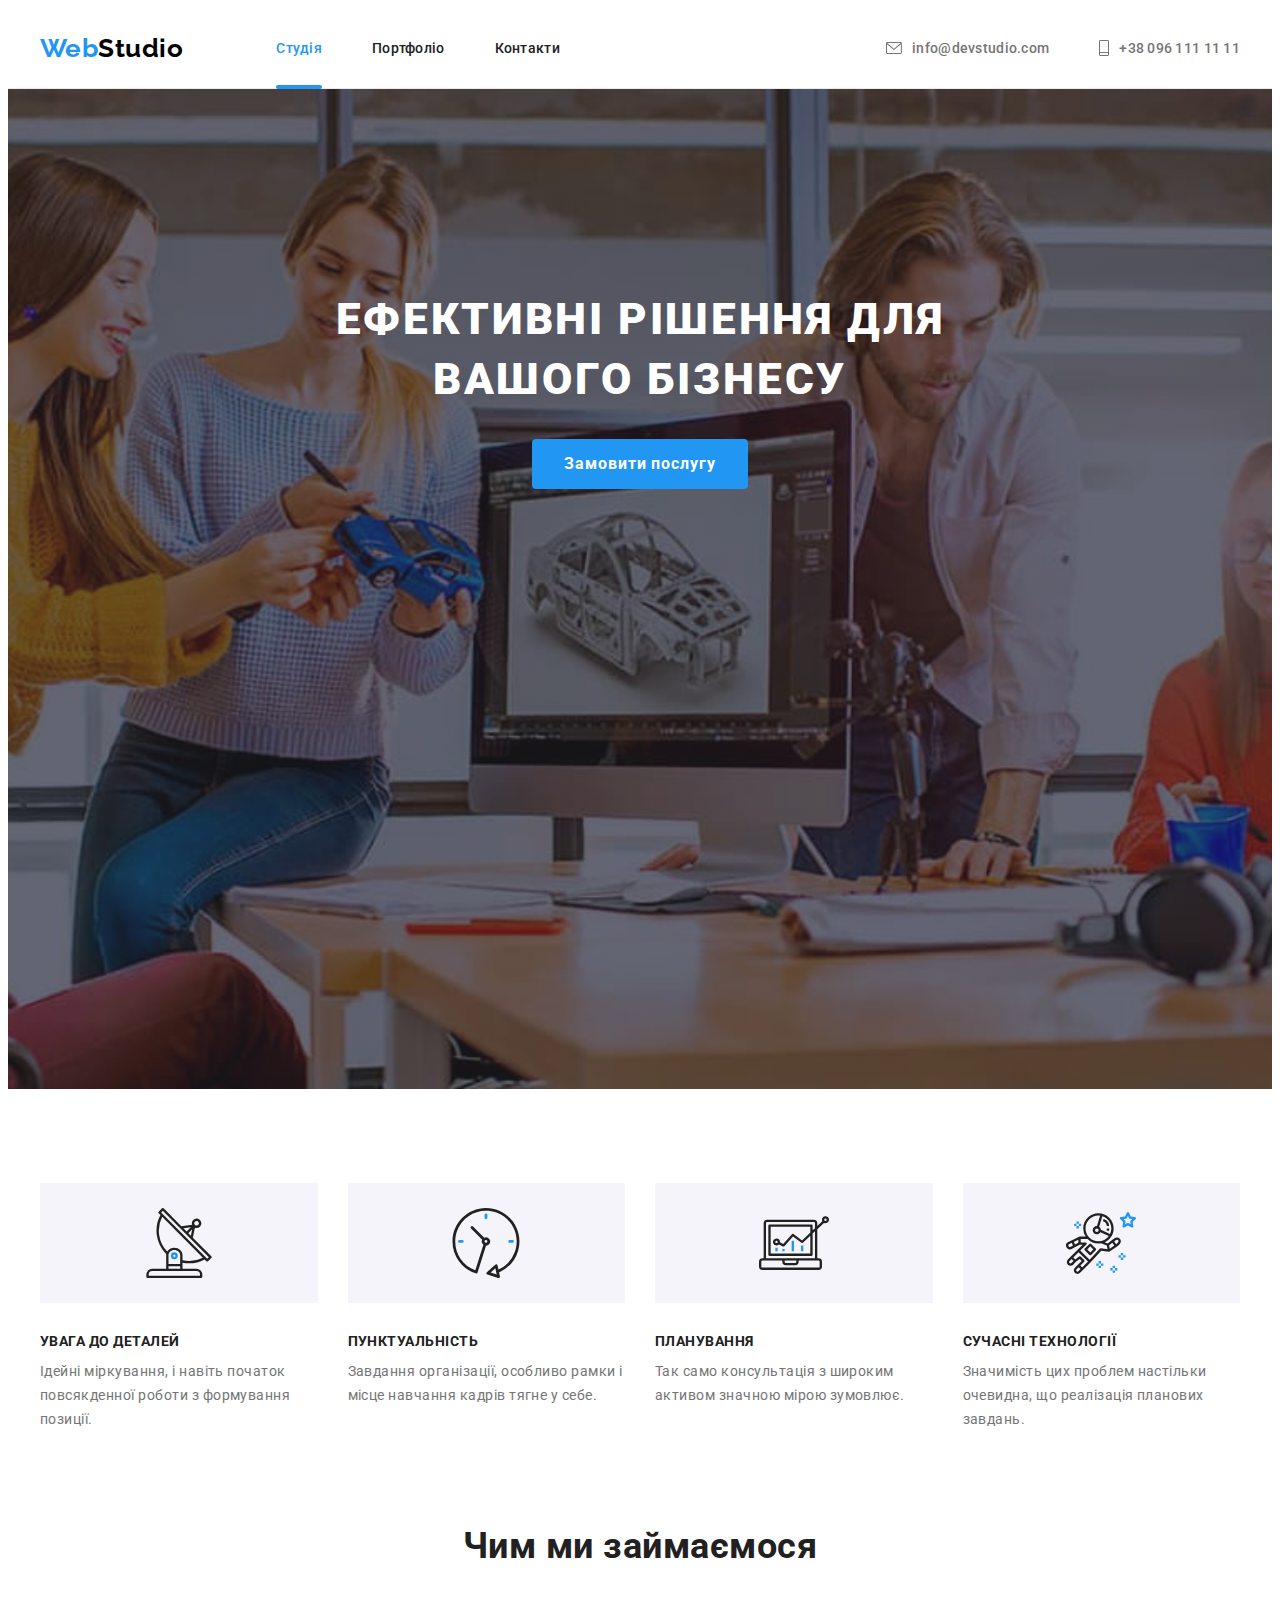
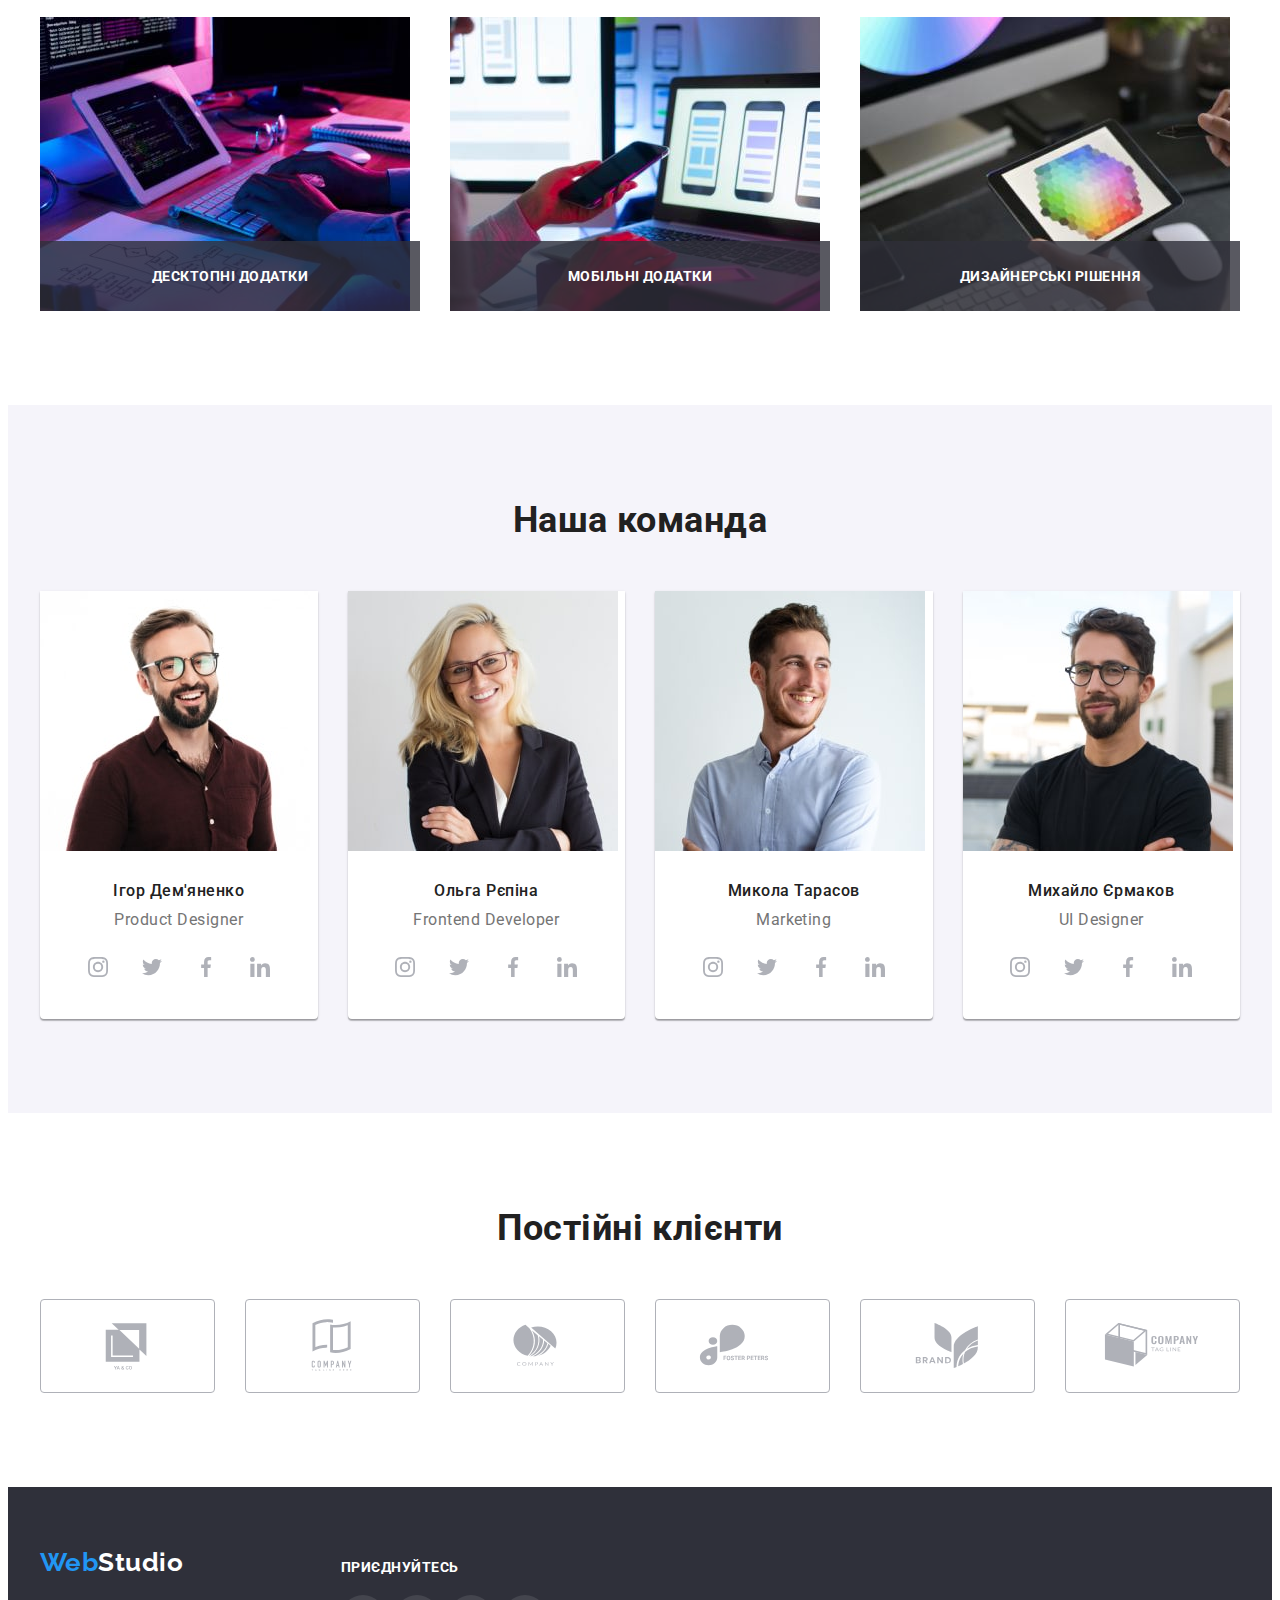
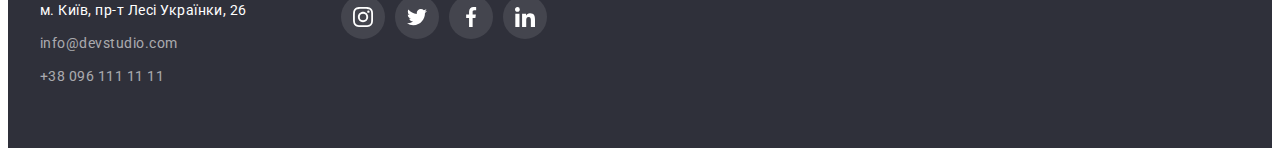
<file: index.html>
<!DOCTYPE html>
<html lang="uk">
  <head>
    <meta charset="UTF-8" />
    <meta http-equiv="X-UA-Compatible" content="IE=edge" />
    <meta name="viewport" content="width=device-width, initial-scale=1.0" />
    <meta name="description" content="The site of the company Web Studio" />
    <title>Web Studio</title>
    <!-- Fonts -->
    <link rel="preconnect" href="https://fonts.googleapis.com" />
    <link rel="preconnect" href="https://fonts.gstatic.com" crossorigin />
    <link
      href="https://fonts.googleapis.com/css2?family=Raleway:wght@700&family=Roboto:wght@400;500;700;900&display=swap"
      rel="stylesheet"
    />
    <!-- Normalize -->
    <link
      rel="stylesheet"
      href="https://cdnjs.cloudflare.com/ajax/libs/modern-normalize/1.1.0/modern-normalize.min.css"
      integrity="sha512-wpPYUAdjBVSE4KJnH1VR1HeZfpl1ub8YT/NKx4PuQ5NmX2tKuGu6U/JRp5y+Y8XG2tV+wKQpNHVUX03MfMFn9Q=="
      crossorigin="anonymous"
      referrerpolicy="no-referrer"
    />
    <!-- Styles -->
    <link rel="stylesheet" href="./css/styles.css" />
  </head>
  <body>
    <!-- Header -->
    <header class="header">
      <div class="container header-container">
        <nav class="nav">
          <a class="plink logo nav-logo" href="./index.html" lang="en">
            <span class="accentlogo">Web</span>Studio</a
          >
          <ul class="plist nav-list">
            <li><a class="plink nav-link current" href="./index.html">Студія</a></li>
            <li><a class="plink nav-link" href="./portfolio.html">Портфоліо</a></li>
            <li><a class="plink nav-link" href="">Контакти</a></li>
          </ul>
        </nav>
        <ul class="plist header-contacts-list">
          <li lang="en"
            ><a class="plink header-contacts-link" href="mailto:info@devstudio.com">
              <svg class="header-contacts-icon" width="16" height="12">
                <use href="./images/icons.svg#envelope"></use>
              </svg>
              info@devstudio.com</a
            ></li
          >
          <li
            ><a class="plink header-contacts-link" href="tel:+380961111111">
              <svg class="header-contacts-icon" width="10" height="16">
                <use href="./images/icons.svg#phone"></use>
              </svg>
              +38 096 111 11 11</a
            ></li
          >
        </ul>
      </div>
    </header>

    <!-- Main content -->
    <main>
      <!-- Hero section -->
      <section class="hero">
        <div class="overlay">
          <h1 class="hero-title">Ефективні рішення для вашого бізнесу</h1>
          <button class="hero-btn" type="button" data-modal-open>Замовити послугу</button>
        </div>
      </section>
      <!-- Переваги -->
      <section class="section advs">
        <div class="container">
          <h2 class="advs-title visually-hidden">Наші переваги</h2>
          <ul class="plist advs-list">
            <li class="advs-item">
              <div class="advs-item-header">
                <svg class="advs-item-icon" width="70" height="70">
                  <use href="./images/icons.svg#antenna"></use>
                </svg>
              </div>
              <h3 class="advs-item-title">Увага до деталей</h3>
              <p class="advs-item-text"
                >Ідейні міркування, і навіть початок повсякденної роботи з формування позиції.</p
              >
            </li>
            <li class="advs-item">
              <div class="advs-item-header">
                <svg class="advs-item-icon" width="70" height="70">
                  <use href="./images/icons.svg#clock"></use>
                </svg>
              </div>
              <h3 class="advs-item-title">Пунктуальність</h3>
              <p class="advs-item-text"
                >Завдання організації, особливо рамки і місце навчання кадрів тягне у себе.</p
              >
            </li>
            <li class="advs-item">
              <div class="advs-item-header">
                <svg class="advs-item-icon" width="70" height="70">
                  <use href="./images/icons.svg#diagram"></use>
                </svg>
              </div>
              <h3 class="advs-item-title">Планування</h3>
              <p class="advs-item-text"
                >Так само консультація з широким активом значною мірою зумовлює.</p
              >
            </li>
            <li class="advs-item">
              <div class="advs-item-header">
                <svg class="advs-item-icon" width="70" height="70">
                  <use href="./images/icons.svg#astronaut"></use>
                </svg>
              </div>
              <h3 class="advs-item-title">Сучасні технології</h3>
              <p class="advs-item-text"
                >Значимість цих проблем настільки очевидна, що реалізація планових завдань.</p
              >
            </li>
          </ul>
        </div>
      </section>
      <!-- Чим займаємось -->
      <section class="section whatdo">
        <div class="container">
          <h2 class="whatdo-title">Чим ми займаємося</h2>
          <ul class="plist whatdo-list">
            <li class="whatdo-item"
              ><img
                class="whatdo-item-img"
                src="./images/whatdo/img-1.jpg"
                alt="Створення веб-сайтів"
                width="370"
                height="294"
              />
              <div class="whatdo-item-description">
                <p>Десктопні додатки</p>
              </div>
            </li>
            <li class="whatdo-item"
              ><img
                class="whatdo-item-img"
                src="./images/whatdo/img-2.jpg"
                alt="Створення мобільних додатків"
                width="370"
                height="294"
              />
              <div class="whatdo-item-description">
                <p>Мобільні додатки</p>
              </div>
            </li>
            <li class="whatdo-item"
              ><img
                class="whatdo-item-img"
                src="./images/whatdo/img-3.jpg"
                alt="Дизайнерські рішення"
                width="370"
                height="294"
              />
              <div class="whatdo-item-description">
                <p>Дизайнерські рішення</p>
              </div>
            </li>
          </ul>
        </div>
      </section>
      <!-- Наша команда -->
      <section class="section ourteam">
        <div class="container">
          <h2 class="ourteam-title">Наша команда</h2>
          <ul class="plist ourteam-list">
            <li class="ourteam-item">
              <img
                class="ourteam-photo"
                src="./images/ourteam/img-1.jpg"
                alt="Фото Ігор Дем'яненко"
                width="270"
                height="260"
              />
              <div class="ourteam-item-container">
                <h3 class="ourteam-name">Ігор Дем'яненко</h3>
                <p class="ourteam-job" lang="en">Product Designer</p>
                <ul class="socials plist">
                  <li class="socials-item">
                    <a
                      class="socials-link plink"
                      href="https://instagram.com"
                      target="_blank"
                      rel="noopener noreferrer"
                      aria-label="Instagram"
                    >
                      <svg class="socials-icon" width="20" height="20">
                        <use href="./images/icons.svg#instagram"></use>
                      </svg>
                    </a>
                  </li>
                  <li class="socials-item">
                    <a
                      class="socials-link plink"
                      href="https://twitter.com"
                      target="_blank"
                      rel="noopener noreferrer"
                      aria-label="Twitter"
                    >
                      <svg class="socials-icon" width="20" height="20">
                        <use href="./images/icons.svg#twitter"></use>
                      </svg>
                    </a>
                  </li>
                  <li class="socials-item">
                    <a
                      class="socials-link plink"
                      href="https://facebook.com"
                      target="_blank"
                      rel="noopener noreferrer"
                      aria-label="Facebook"
                    >
                      <svg class="socials-icon" width="20" height="20">
                        <use href="./images/icons.svg#facebook"></use>
                      </svg>
                    </a>
                  </li>
                  <li class="socials-item">
                    <a
                      class="socials-link plink"
                      href="https://linkedin.com"
                      target="_blank"
                      rel="noopener noreferrer"
                      aria-label="Linkedin"
                    >
                      <svg class="socials-icon" width="20" height="20">
                        <use href="./images/icons.svg#linkedin"></use>
                      </svg>
                    </a>
                  </li>
                </ul>
              </div>
            </li>
            <li class="ourteam-item">
              <img
                class="ourteam-photo"
                src="./images/ourteam/img-2.jpg"
                alt="Фото Ольга Рєпіна"
                width="270"
                height="260"
              />
              <div class="ourteam-item-container">
                <h3 class="ourteam-name">Ольга Рєпіна</h3>
                <p class="ourteam-job" lang="en">Frontend Developer</p>
                <ul class="socials plist">
                  <li class="socials-item">
                    <a
                      class="socials-link plink"
                      href="https://instagram.com"
                      target="_blank"
                      rel="noopener noreferrer"
                      aria-label="Instagram"
                    >
                      <svg class="socials-icon" width="20" height="20">
                        <use href="./images/icons.svg#instagram"></use>
                      </svg>
                    </a>
                  </li>
                  <li class="socials-item">
                    <a
                      class="socials-link plink"
                      href="https://twitter.com"
                      target="_blank"
                      rel="noopener noreferrer"
                      aria-label="Twitter"
                    >
                      <svg class="socials-icon" width="20" height="20">
                        <use href="./images/icons.svg#twitter"></use>
                      </svg>
                    </a>
                  </li>
                  <li class="socials-item">
                    <a
                      class="socials-link plink"
                      href="https://facebook.com"
                      target="_blank"
                      rel="noopener noreferrer"
                      aria-label="Facebook"
                    >
                      <svg class="socials-icon" width="20" height="20">
                        <use href="./images/icons.svg#facebook"></use>
                      </svg>
                    </a>
                  </li>
                  <li class="socials-item">
                    <a
                      class="socials-link plink"
                      href="https://linkedin.com"
                      target="_blank"
                      rel="noopener noreferrer"
                      aria-label="Linkedin"
                    >
                      <svg class="socials-icon" width="20" height="20">
                        <use href="./images/icons.svg#linkedin"></use>
                      </svg>
                    </a>
                  </li>
                </ul>
              </div>
            </li>
            <li class="ourteam-item">
              <img
                class="ourteam-photo"
                src="./images/ourteam/img-3.jpg"
                alt="Фото Микола Тарасов"
                width="270"
                height="260"
              />
              <div class="ourteam-item-container">
                <h3 class="ourteam-name">Микола Тарасов</h3>
                <p class="ourteam-job" lang="en">Marketing</p>
                <ul class="socials plist">
                  <li class="socials-item">
                    <a
                      class="socials-link plink"
                      href="https://instagram.com"
                      target="_blank"
                      rel="noopener noreferrer"
                      aria-label="Instagram"
                    >
                      <svg class="socials-icon" width="20" height="20">
                        <use href="./images/icons.svg#instagram"></use>
                      </svg>
                    </a>
                  </li>
                  <li class="socials-item">
                    <a
                      class="socials-link plink"
                      href="https://twitter.com"
                      target="_blank"
                      rel="noopener noreferrer"
                      aria-label="Twitter"
                    >
                      <svg class="socials-icon" width="20" height="20">
                        <use href="./images/icons.svg#twitter"></use>
                      </svg>
                    </a>
                  </li>
                  <li class="socials-item">
                    <a
                      class="socials-link plink"
                      href="https://facebook.com"
                      target="_blank"
                      rel="noopener noreferrer"
                      aria-label="Facebook"
                    >
                      <svg class="socials-icon" width="20" height="20">
                        <use href="./images/icons.svg#facebook"></use>
                      </svg>
                    </a>
                  </li>
                  <li class="socials-item">
                    <a
                      class="socials-link plink"
                      href="https://linkedin.com"
                      target="_blank"
                      rel="noopener noreferrer"
                      aria-label="Linkedin"
                    >
                      <svg class="socials-icon" width="20" height="20">
                        <use href="./images/icons.svg#linkedin"></use>
                      </svg>
                    </a>
                  </li>
                </ul>
              </div>
            </li>
            <li class="ourteam-item">
              <img
                class="ourteam-photo"
                src="./images/ourteam/img-4.jpg"
                alt="Фото Михайло Єрмаков"
                width="270"
                height="260"
              />
              <div class="ourteam-item-container">
                <h3 class="ourteam-name">Михайло Єрмаков</h3>
                <p class="ourteam-job" lang="en">UI Designer</p>
                <ul class="socials plist">
                  <li class="socials-item">
                    <a
                      class="socials-link plink"
                      href="https://instagram.com"
                      target="_blank"
                      rel="noopener noreferrer"
                      aria-label="Instagram"
                    >
                      <svg class="socials-icon" width="20" height="20">
                        <use href="./images/icons.svg#instagram"></use>
                      </svg>
                    </a>
                  </li>
                  <li class="socials-item">
                    <a
                      class="socials-link plink"
                      href="https://twitter.com"
                      target="_blank"
                      rel="noopener noreferrer"
                      aria-label="Twitter"
                    >
                      <svg class="socials-icon" width="20" height="20">
                        <use href="./images/icons.svg#twitter"></use>
                      </svg>
                    </a>
                  </li>
                  <li class="socials-item">
                    <a
                      class="socials-link plink"
                      href="https://facebook.com"
                      target="_blank"
                      rel="noopener noreferrer"
                      aria-label="Facebook"
                    >
                      <svg class="socials-icon" width="20" height="20">
                        <use href="./images/icons.svg#facebook"></use>
                      </svg>
                    </a>
                  </li>
                  <li class="socials-item">
                    <a
                      class="socials-link plink"
                      href="https://linkedin.com"
                      target="_blank"
                      rel="noopener noreferrer"
                      aria-label="Linkedin"
                    >
                      <svg class="socials-icon" width="20" height="20">
                        <use href="./images/icons.svg#linkedin"></use>
                      </svg>
                    </a>
                  </li>
                </ul>
              </div>
            </li>
          </ul>
        </div>
      </section>
      <!-- Постійні клієнти -->
      <section class="section clients">
        <div class="container">
          <h2 class="clients-title">Постійні клієнти</h2>
          <ul class="plist clients-list">
            <li class="clients-item">
              <a class="clients-link plink" href="#" target="_blank" rel="noopener noreferrer">
                <svg class="clients-logo" width="106" height="60">
                  <use href="./images/icons.svg#logo-1"></use>
                </svg>
              </a>
            </li>
            <li class="clients-item">
              <a class="clients-link plink" href="#" target="_blank" rel="noopener noreferrer">
                <svg class="clients-logo" width="106" height="60">
                  <use href="./images/icons.svg#logo-2"></use>
                </svg>
              </a>
            </li>
            <li class="clients-item">
              <a class="clients-link plink" href="#" target="_blank" rel="noopener noreferrer">
                <svg class="clients-logo" width="106" height="60">
                  <use href="./images/icons.svg#logo-3"></use>
                </svg>
              </a>
            </li>
            <li class="clients-item">
              <a class="clients-link plink" href="#" target="_blank" rel="noopener noreferrer">
                <svg class="clients-logo" width="106" height="60">
                  <use href="./images/icons.svg#logo-4"></use>
                </svg>
              </a>
            </li>
            <li class="clients-item">
              <a class="clients-link plink" href="#" target="_blank" rel="noopener noreferrer">
                <svg class="clients-logo" width="106" height="60">
                  <use href="./images/icons.svg#logo-5"></use>
                </svg>
              </a>
            </li>
            <li class="clients-item">
              <a class="clients-link plink" href="#" target="_blank" rel="noopener noreferrer">
                <svg class="clients-logo" width="106" height="60">
                  <use href="./images/icons.svg#logo-6"></use>
                </svg>
              </a>
            </li>
          </ul>
        </div>
      </section>
    </main>

    <!-- Footer -->
    <footer class="footer">
      <div class="container">
        <div class="footer-contacts">
          <a class="plink logo footer-logo" href="./index.html" lang="en">
            <span class="accentlogo">Web</span>Studio</a
          >
          <address class="address">
            <ul class="plist footer-contacts-list">
              <li>
                <a
                  class="plink footer-contacts-link geoaddr"
                  href="https://goo.gl/maps/AcqfuWZzsQ2Tnh1x8"
                  target="_blank"
                  rel="noopener noreferrer"
                >
                  м. Київ, пр-т Лесі Українки, 26
                </a>
              </li>
              <li lang="en"
                ><a class="plink footer-contacts-link" href="mailto:info@devstudio.com"
                  >info@devstudio.com</a
                ></li
              >
              <li
                ><a class="plink footer-contacts-link" href="tel:+380961111111"
                  >+38 096 111 11 11</a
                ></li
              >
            </ul>
          </address>
        </div>
        <div class="footer-socials">
          <p class="footer-socials-title">Приєднуйтесь</p>
          <ul class="socials plist">
            <li class="socials-item">
              <a
                class="socials-link plink"
                href="https://instagram.com"
                target="_blank"
                rel="noopener noreferrer"
                aria-label="Instagram"
              >
                <svg class="socials-icon" width="20" height="20">
                  <use href="./images/icons.svg#instagram"></use>
                </svg>
              </a>
            </li>
            <li class="socials-item">
              <a
                class="socials-link plink"
                href="https://twitter.com"
                target="_blank"
                rel="noopener noreferrer"
                aria-label="Twitter"
              >
                <svg class="socials-icon" width="20" height="20">
                  <use href="./images/icons.svg#twitter"></use>
                </svg>
              </a>
            </li>
            <li class="socials-item">
              <a
                class="socials-link plink"
                href="https://facebook.com"
                target="_blank"
                rel="noopener noreferrer"
                aria-label="Facebook"
              >
                <svg class="socials-icon" width="20" height="20">
                  <use href="./images/icons.svg#facebook"></use>
                </svg>
              </a>
            </li>
            <li class="socials-item">
              <a
                class="socials-link plink"
                href="https://linkedin.com"
                target="_blank"
                rel="noopener noreferrer"
                aria-label="Linkedin"
              >
                <svg class="socials-icon" width="20" height="20">
                  <use href="./images/icons.svg#linkedin"></use>
                </svg>
              </a>
            </li>
          </ul>
        </div>
      </div>
    </footer>

    <!-- Modal window -->
    <div class="backdrop is-hidden" data-modal>
      <div class="modal">
        <button class="modal-btn-close" type="button" data-modal-close>
          <svg class="modal-close-icon" width="18" height="18">
            <use href="./images/icons.svg#close"></use>
          </svg>
        </button>
      </div>
    </div>

    <script src="./js/modal.js"></script>
  </body>
</html>
</file>
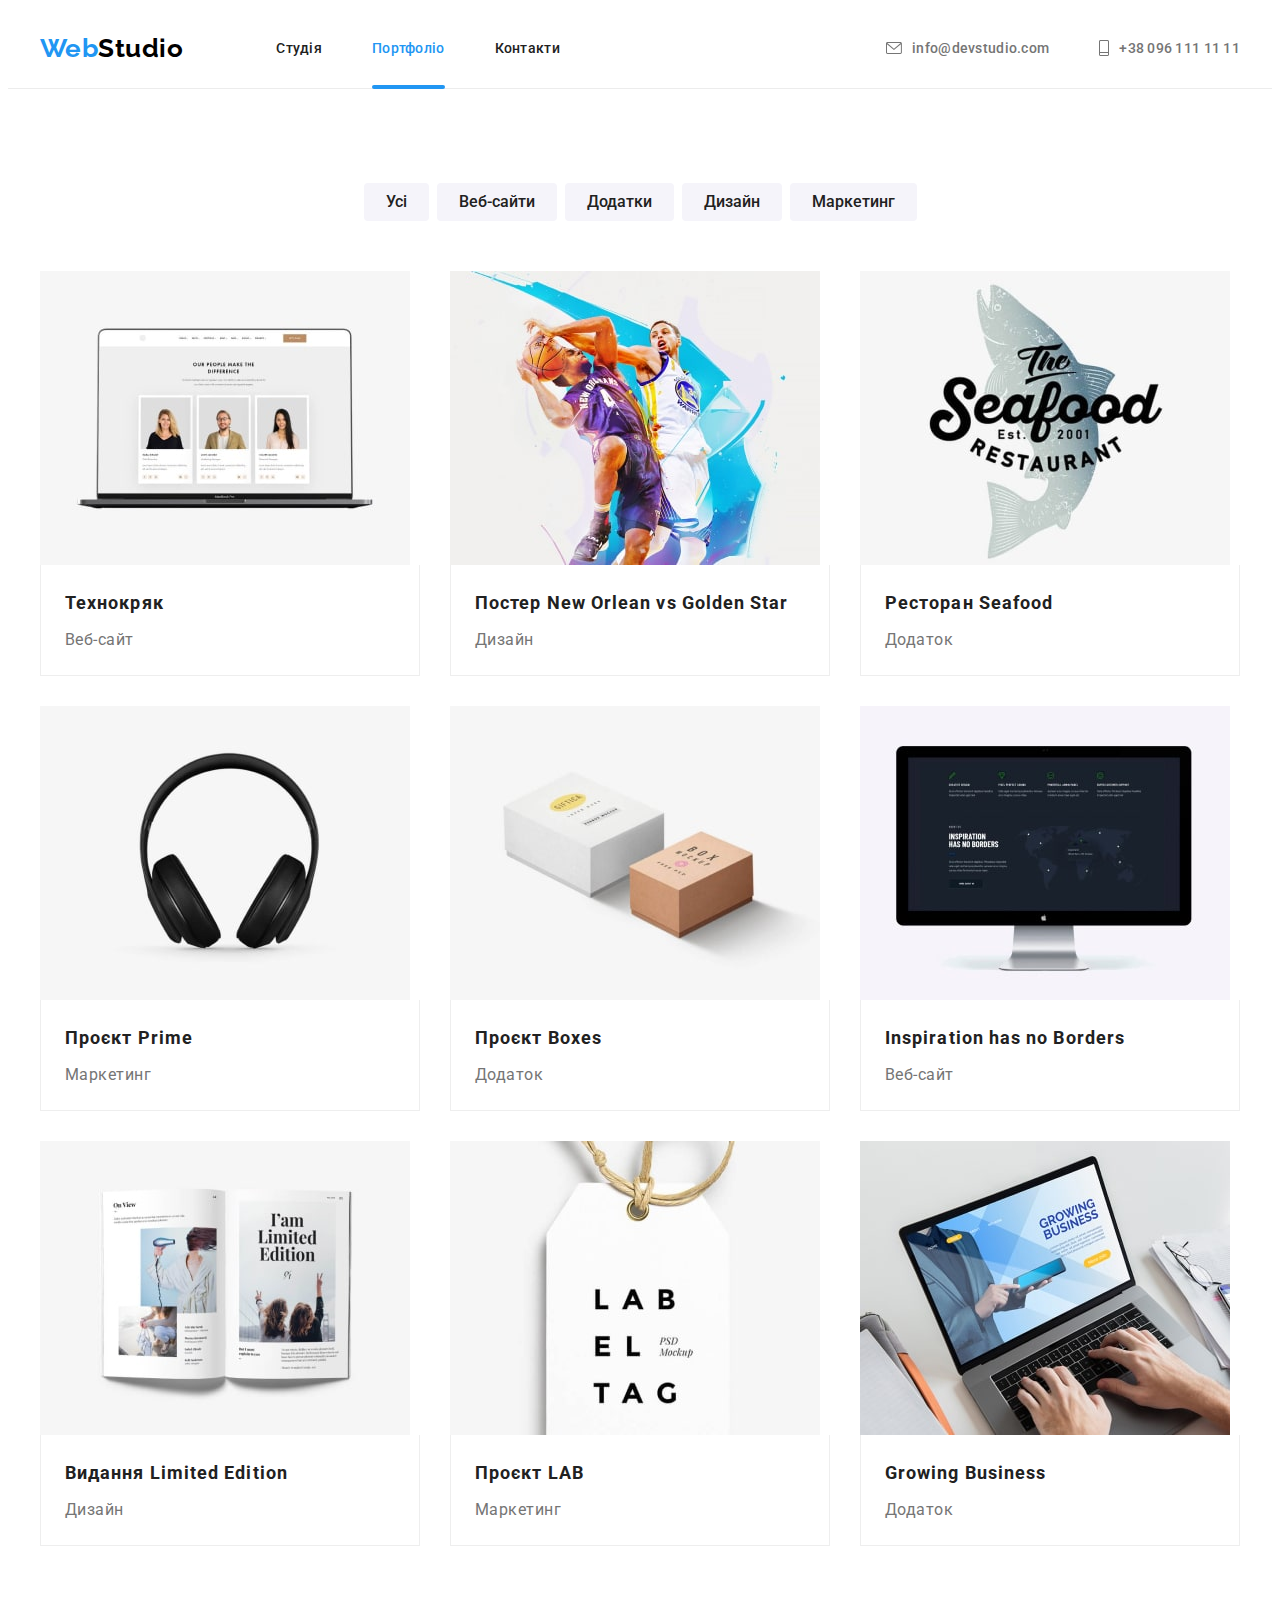
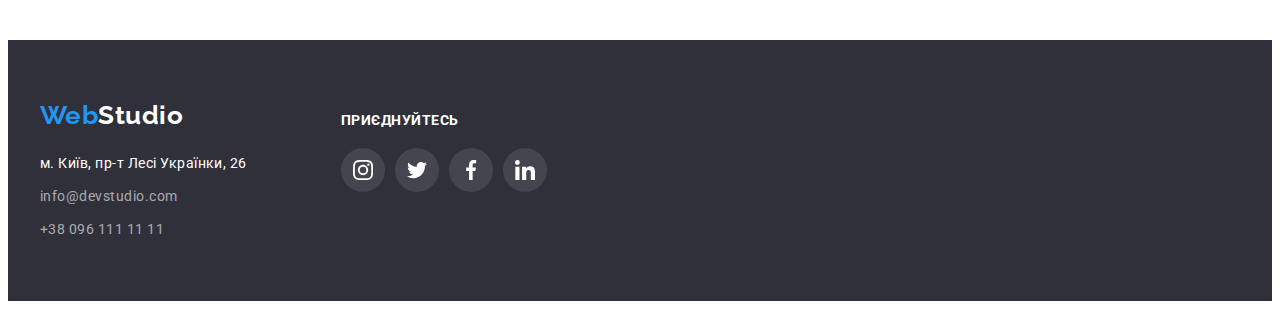
<file: portfolio.html>
<!DOCTYPE html>
<html lang="uk">
  <head>
    <meta charset="UTF-8" />
    <meta http-equiv="X-UA-Compatible" content="IE=edge" />
    <meta name="viewport" content="width=device-width, initial-scale=1.0" />
    <meta name="description" content="Portfolio of the company Web Studio" />
    <title>Web Studio Portfolio</title>
    <!-- Fonts -->
    <link rel="preconnect" href="https://fonts.googleapis.com" />
    <link rel="preconnect" href="https://fonts.gstatic.com" crossorigin />
    <link
      href="https://fonts.googleapis.com/css2?family=Raleway:wght@700&family=Roboto:wght@400;500;700;900&display=swap"
      rel="stylesheet"
    />
    <!-- Normalize -->
    <link
      rel="stylesheet"
      href="https://cdnjs.cloudflare.com/ajax/libs/modern-normalize/1.1.0/modern-normalize.min.css"
      integrity="sha512-wpPYUAdjBVSE4KJnH1VR1HeZfpl1ub8YT/NKx4PuQ5NmX2tKuGu6U/JRp5y+Y8XG2tV+wKQpNHVUX03MfMFn9Q=="
      crossorigin="anonymous"
      referrerpolicy="no-referrer"
    />
    <!-- Styles -->
    <link rel="stylesheet" href="./css/styles.css" />
  </head>
  <body>
    <!-- Header -->
    <header class="header">
      <div class="container header-container">
        <nav class="nav">
          <a class="plink logo nav-logo" href="./index.html" lang="en">
            <span class="accentlogo">Web</span>Studio</a
          >
          <ul class="plist nav-list">
            <li><a class="plink nav-link" href="./index.html">Студія</a></li>
            <li><a class="plink nav-link current" href="./portfolio.html">Портфоліо</a></li>
            <li><a class="plink nav-link" href="">Контакти</a></li>
          </ul>
        </nav>
        <ul class="plist header-contacts-list">
          <li lang="en"
            ><a class="plink header-contacts-link" href="mailto:info@devstudio.com">
              <svg class="header-contacts-icon" width="16" height="12">
                <use href="./images/icons.svg#envelope"></use>
              </svg>
              info@devstudio.com</a
            ></li
          >
          <li
            ><a class="plink header-contacts-link" href="tel:+380961111111">
              <svg class="header-contacts-icon" width="10" height="16">
                <use href="./images/icons.svg#phone"></use>
              </svg>
              +38 096 111 11 11</a
            ></li
          >
        </ul>
      </div>
    </header>

    <!-- Main content -->
    <main>
      <section class="section portfolio">
        <div class="container">
          <h1 class="portfolio-title visually-hidden">Наше портфоліо</h1>

          <ul class="plist portfolio-filter-list">
            <li><button class="portfolio-filter-btn" type="button">Усі</button></li>
            <li><button class="portfolio-filter-btn" type="button">Веб-сайти</button></li>
            <li><button class="portfolio-filter-btn" type="button">Додатки</button></li>
            <li><button class="portfolio-filter-btn" type="button">Дизайн</button></li>
            <li><button class="portfolio-filter-btn" type="button">Маркетинг</button></li>
          </ul>

          <ul class="plist portfolio-list">
            <li class="portfolio-item">
              <a class="plink portfolio-link" href="">
                <div class="portfolio-thumb">
                  <img
                    class="portfolio-img"
                    src="./images/portfolio/img-1.jpg"
                    alt="Зображення Технокряк"
                    width="370"
                    height="294"
                  />
                  <div class="portfolio-overlay">
                    <p
                      >Ресурс пропонує комплексні пропозиції з різним рівнем функціоналу та
                      сервісів. Все це дозволить відвідувачу отримати вичерпні відомості про
                      компанію чи приватну особу.</p
                    >
                  </div>
                </div>
                <div class="portfolio-item-container">
                  <h2 class="portfolio-title">Технокряк</h2>
                  <p class="portfolio-type">Веб-сайт</p>
                </div>
              </a>
            </li>
            <li class="portfolio-item">
              <a class="plink portfolio-link" href="">
                <div class="portfolio-thumb">
                  <img
                    class="portfolio-img"
                    src="./images/portfolio/img-2.jpg"
                    alt="Зображення Постер Нью-Орлеан"
                    width="370"
                    height="294"
                  />
                  <div class="portfolio-overlay">
                    <p
                      >Ресурс пропонує комплексні пропозиції з різним рівнем функціоналу та
                      сервісів. Все це дозволить відвідувачу отримати вичерпні відомості про
                      компанію чи приватну особу.</p
                    >
                  </div>
                </div>
                <div class="portfolio-item-container">
                  <h2 class="portfolio-title"
                    >Постер <span lang="en">New Orlean vs Golden Star</span></h2
                  >
                  <p class="portfolio-type">Дизайн</p>
                </div>
              </a>
            </li>
            <li class="portfolio-item">
              <a class="plink portfolio-link" href="">
                <div class="portfolio-thumb">
                  <img
                    class="portfolio-img"
                    src="./images/portfolio/img-3.jpg"
                    alt="Зображення Ресторан Seafood"
                    width="370"
                    height="294"
                  />
                  <div class="portfolio-overlay">
                    <p
                      >Ресурс пропонує комплексні пропозиції з різним рівнем функціоналу та
                      сервісів. Все це дозволить відвідувачу отримати вичерпні відомості про
                      компанію чи приватну особу.</p
                    >
                  </div>
                </div>
                <div class="portfolio-item-container">
                  <h2 class="portfolio-title">Ресторан <span lang="en">Seafood</span></h2>
                  <p class="portfolio-type">Додаток</p>
                </div>
              </a>
            </li>
            <li class="portfolio-item">
              <a class="plink portfolio-link" href="">
                <div class="portfolio-thumb">
                  <img
                    class="portfolio-img"
                    src="./images/portfolio/img-4.jpg"
                    alt="Зображення Проєкт Prime"
                    width="370"
                    height="294"
                  />
                  <div class="portfolio-overlay">
                    <p
                      >Ресурс пропонує комплексні пропозиції з різним рівнем функціоналу та
                      сервісів. Все це дозволить відвідувачу отримати вичерпні відомості про
                      компанію чи приватну особу.</p
                    >
                  </div>
                </div>
                <div class="portfolio-item-container">
                  <h2 class="portfolio-title">Проєкт <span lang="en">Prime</span></h2>
                  <p class="portfolio-type">Маркетинг</p>
                </div>
              </a>
            </li>
            <li class="portfolio-item">
              <a class="plink portfolio-link" href="">
                <div class="portfolio-thumb">
                  <img
                    class="portfolio-img"
                    src="./images/portfolio/img-5.jpg"
                    alt="Зображення Проєкт Boxes"
                    width="370"
                    height="294"
                  />
                  <div class="portfolio-overlay">
                    <p
                      >Ресурс пропонує комплексні пропозиції з різним рівнем функціоналу та
                      сервісів. Все це дозволить відвідувачу отримати вичерпні відомості про
                      компанію чи приватну особу.</p
                    >
                  </div>
                </div>
                <div class="portfolio-item-container">
                  <h2 class="portfolio-title">Проєкт <span lang="en">Boxes</span></h2>
                  <p class="portfolio-type">Додаток</p>
                </div>
              </a>
            </li>
            <li class="portfolio-item">
              <a class="plink portfolio-link" href="">
                <div class="portfolio-thumb">
                  <img
                    class="portfolio-img"
                    src="./images/portfolio/img-6.jpg"
                    alt="Зображення Inspiration"
                    width="370"
                    height="294"
                  />
                  <div class="portfolio-overlay">
                    <p
                      >Ресурс пропонує комплексні пропозиції з різним рівнем функціоналу та
                      сервісів. Все це дозволить відвідувачу отримати вичерпні відомості про
                      компанію чи приватну особу.</p
                    >
                  </div>
                </div>
                <div class="portfolio-item-container">
                  <h2 class="portfolio-title" lang="en">Inspiration has no Borders</h2>
                  <p class="portfolio-type">Веб-сайт</p>
                </div>
              </a>
            </li>
            <li class="portfolio-item">
              <a class="plink portfolio-link" href="">
                <div class="portfolio-thumb">
                  <img
                    class="portfolio-img"
                    src="./images/portfolio/img-7.jpg"
                    alt="Зображення Видання Limited Edition"
                    width="370"
                    height="294"
                  />
                  <div class="portfolio-overlay">
                    <p
                      >Ресурс пропонує комплексні пропозиції з різним рівнем функціоналу та
                      сервісів. Все це дозволить відвідувачу отримати вичерпні відомості про
                      компанію чи приватну особу.</p
                    >
                  </div>
                </div>
                <div class="portfolio-item-container">
                  <h2 class="portfolio-title">Видання <span lang="en">Limited Edition</span></h2>
                  <p class="portfolio-type">Дизайн</p>
                </div>
              </a>
            </li>
            <li class="portfolio-item">
              <a class="plink portfolio-link" href="">
                <div class="portfolio-thumb">
                  <img
                    class="portfolio-img"
                    src="./images/portfolio/img-8.jpg"
                    alt="Зображення Проєкт LAB"
                    width="370"
                    height="294"
                  />
                  <div class="portfolio-overlay">
                    <p
                      >Ресурс пропонує комплексні пропозиції з різним рівнем функціоналу та
                      сервісів. Все це дозволить відвідувачу отримати вичерпні відомості про
                      компанію чи приватну особу.</p
                    >
                  </div>
                </div>
                <div class="portfolio-item-container">
                  <h2 class="portfolio-title">Проєкт <span lang="en">LAB</span></h2>
                  <p class="portfolio-type">Маркетинг</p>
                </div>
              </a>
            </li>
            <li class="portfolio-item">
              <a class="plink portfolio-link" href="">
                <div class="portfolio-thumb">
                  <img
                    class="portfolio-img"
                    src="./images/portfolio/img-9.jpg"
                    alt="Зображення Growing Business"
                    width="370"
                    height="294"
                  />
                  <div class="portfolio-overlay">
                    <p
                      >Ресурс пропонує комплексні пропозиції з різним рівнем функціоналу та
                      сервісів. Все це дозволить відвідувачу отримати вичерпні відомості про
                      компанію чи приватну особу.</p
                    >
                  </div>
                </div>
                <div class="portfolio-item-container">
                  <h2 class="portfolio-title" lang="en">Growing Business</h2>
                  <p class="portfolio-type">Додаток</p>
                </div>
              </a>
            </li>
          </ul>
        </div>
      </section>
    </main>

    <!-- Footer -->
    <footer class="footer">
      <div class="container">
        <div class="footer-contacts">
          <a class="plink logo footer-logo" href="./index.html" lang="en">
            <span class="accentlogo">Web</span>Studio</a
          >
          <address class="address">
            <ul class="plist footer-contacts-list">
              <li>
                <a
                  class="plink footer-contacts-link geoaddr"
                  href="https://goo.gl/maps/AcqfuWZzsQ2Tnh1x8"
                  target="_blank"
                  rel="noopener noreferrer"
                >
                  м. Київ, пр-т Лесі Українки, 26
                </a>
              </li>
              <li lang="en"
                ><a class="plink footer-contacts-link" href="mailto:info@devstudio.com"
                  >info@devstudio.com</a
                ></li
              >
              <li
                ><a class="plink footer-contacts-link" href="tel:+380961111111"
                  >+38 096 111 11 11</a
                ></li
              >
            </ul>
          </address>
        </div>
        <div class="footer-socials">
          <p class="footer-socials-title">Приєднуйтесь</p>
          <ul class="socials plist">
            <li class="socials-item">
              <a
                class="socials-link plink"
                href="https://instagram.com"
                target="_blank"
                rel="noopener noreferrer"
                aria-label="Instagram"
              >
                <svg class="socials-icon" width="20" height="20">
                  <use href="./images/icons.svg#instagram"></use>
                </svg>
              </a>
            </li>
            <li class="socials-item">
              <a
                class="socials-link plink"
                href="https://twitter.com"
                target="_blank"
                rel="noopener noreferrer"
                aria-label="Twitter"
              >
                <svg class="socials-icon" width="20" height="20">
                  <use href="./images/icons.svg#twitter"></use>
                </svg>
              </a>
            </li>
            <li class="socials-item">
              <a
                class="socials-link plink"
                href="https://facebook.com"
                target="_blank"
                rel="noopener noreferrer"
                aria-label="Facebook"
              >
                <svg class="socials-icon" width="20" height="20">
                  <use href="./images/icons.svg#facebook"></use>
                </svg>
              </a>
            </li>
            <li class="socials-item">
              <a
                class="socials-link plink"
                href="https://linkedin.com"
                target="_blank"
                rel="noopener noreferrer"
                aria-label="Linkedin"
              >
                <svg class="socials-icon" width="20" height="20">
                  <use href="./images/icons.svg#linkedin"></use>
                </svg>
              </a>
            </li>
          </ul>
        </div>
      </div>
    </footer>
  </body>
</html>
</file>
<file: css/styles.css>
:root {
  /* Colors */
  --main-text-color: #757575;
  --inverse-text-color: #ffffff;
  --title-text-color: #212121;
  --logo-color: #000000;
  --header-line-color: #ececec;
  --footer-mail-tel-color: rgba(255, 255, 255, 0.6);
  --main-bg-color: #ffffff;
  --inverse-bg-color: #2f303a;
  --grey-bg-color: #f5f4fa;
  --accent-color: #2196f3;
  --icons-main-color: #afb1b8;
  /* Fonts */
  --main-font: 'Roboto', sans-serif;
  --logo-font: 'Raleway', sans-serif;

  --transition-method: 250ms cubic-bezier(0.4, 0, 0.2, 1);
}

body {
  color: var(--main-text-color);
  background-color: var(--main-bg-color);

  font-family: var(--main-font);
  letter-spacing: 0.03em;
}

/* Reset */

h1,
h2,
h3,
h4,
h5,
h6,
p {
  margin: 0;
}

/* Hidden elements */

.visually-hidden {
  position: absolute;
  width: 1px;
  height: 1px;
  margin: -1px;
  border: 0;
  padding: 0;
  white-space: nowrap;
  clip-path: inset(100%);
  clip: rect(0 0 0 0);
  overflow: hidden;
}

/* Container */

.container {
  width: 1200px;
  padding-left: 15px;
  padding-right: 15px;
  margin-left: auto;
  margin-right: auto;
}

/* All sections */

.section {
  padding-top: 94px;
  padding-bottom: 94px;
}

/* Images */

img {
  display: block;
  max-width: 100%;
  height: auto;
}

/* Plain link */

.plink {
  text-decoration: none;
  color: currentColor;
}

/* Plain list */

.plist {
  list-style: none;
  margin: 0;
  padding: 0;
}

/* Header */

.header {
  border-bottom: 1px solid var(--header-line-color);
}

.header-container {
  display: flex;
}

.nav,
.nav-list,
.header-contacts-list {
  display: flex;
  align-items: center;
}

.nav-list,
.header-contacts-list {
  gap: 50px;
}

/* Logo */

.logo {
  font-family: var(--logo-font);
  font-weight: 700;
  font-size: 26px;
  line-height: calc(31 / 26);
}

.nav-logo {
  margin-right: 93px;
  padding-top: 24px;
  padding-bottom: 24px;

  color: var(--logo-color);
}

.footer-logo {
  color: var(--inverse-text-color);
}

.accentlogo {
  color: var(--accent-color);
}

/* Navigation */

.nav-link,
.header-contacts-link {
  display: block;

  padding-top: 32px;
  padding-bottom: 32px;

  font-weight: 500;
  font-size: 14px;
  line-height: calc(16 / 14);
  letter-spacing: 0.02em;
}

.nav-link {
  position: relative;
  color: var(--title-text-color);
}

/* Accent color for links */

.nav-link,
.header-contacts-link,
.footer-contacts-link {
  transition: color var(--transition-method);
}

.nav-link.current,
.nav-link:hover,
.nav-link:focus,
.header-contacts-link:hover,
.header-contacts-link:focus,
.footer-contacts-link:hover,
.footer-contacts-link:focus {
  color: var(--accent-color);
}

.nav-link.current::after {
  content: '';
  position: absolute;
  left: 0;
  bottom: -1px;

  display: inline-block;
  width: 100%;
  height: 4px;
  background-color: var(--accent-color);
  border-radius: 2px;
}

.header-contacts-list {
  margin-left: auto;
}

.header-contacts-link {
  display: flex;
  justify-content: center;
  align-items: center;
  gap: 10px;
  color: var(--main-text-color);
}

.header-contacts-icon {
  /* stroke: currentColor; */
  fill: currentColor;
}

/* -------------------- */
/* Стили для index.html */
/* -------------------- */

/* Section Hero */

.hero {
  color: var(--inverse-text-color);
  background-color: var(--inverse-bg-color);
}

.overlay {
  max-width: 1600px;
  height: 600px;
  margin-left: auto;
  margin-right: auto;
  padding-top: 200px;
  padding-bottom: 200px;
  text-align: center;
  background-image: linear-gradient(to right, rgba(47, 48, 58, 0.4), rgba(47, 48, 58, 0.4)),
    url('../images/hero.jpg');
  background-repeat: no-repeat;
  background-size: cover;
  background-position: center;
}

.hero-title {
  width: 696px;
  margin-left: auto;
  margin-right: auto;
  margin-bottom: 30px;
  font-weight: 900;
  font-size: 44px;
  line-height: calc(60 / 44);
  letter-spacing: 0.06em;
  text-transform: uppercase;
}

.hero-btn {
  width: 216px;
  min-height: 50px;
  font-family: inherit;
  font-weight: 700;
  font-size: 16px;
  line-height: calc(30 / 16);
  letter-spacing: 0.06em;
  color: var(--inverse-text-color);
  background-color: var(--accent-color);
  cursor: pointer;
  border: 0;
  border-radius: 4px;

  transition: background-color var(--transition-method);
}

.hero-btn:hover,
.hero-btn:focus {
  background-color: #188ce8;
}

/* Section Advs */

.section.advs {
  padding-bottom: 0;
}

.advs-list {
  display: flex;
  gap: 30px;
}

.advs-item {
  flex-basis: calc((100% - 30px * 3) / 4);
}

.advs-item-header {
  height: 120px;
  margin-bottom: 30px;
  display: flex;
  justify-content: center;
  align-items: center;
  background-color: var(--grey-bg-color);
}

.advs-item-title {
  margin-bottom: 10px;
  font-weight: 700;
  font-size: 14px;
  line-height: calc(16 / 14);
  text-transform: uppercase;
  color: var(--title-text-color);
}

.advs-item-text {
  font-size: 14px;
  line-height: calc(24 / 14);
}

/* Section WhatDo */

.whatdo-title,
.ourteam-title,
.clients-title {
  margin-bottom: 50px;
  font-weight: 700;
  font-size: 36px;
  line-height: calc(42 / 36);
  text-align: center;
  color: var(--title-text-color);
}

.whatdo-list {
  display: flex;
  gap: 30px;
  justify-content: center;
}

.whatdo-item {
  position: relative;
  flex-basis: calc((100% - 30px * 2) / 3);
}

.whatdo-item-description {
  position: absolute;
  left: 0;
  bottom: 0;
  width: 100%;
  height: 70px;
  display: flex;
  align-items: center;
  justify-content: center;

  font-weight: 700;
  font-size: 14px;
  line-height: calc(16 / 14);
  text-align: center;
  text-transform: uppercase;

  color: var(--inverse-text-color);
  background-color: rgba(47, 48, 58, 0.8);
}

/* Section OurTeam */

.ourteam {
  background-color: var(--grey-bg-color);
}

.ourteam-list {
  display: flex;
  gap: 30px;
}

.ourteam-item {
  flex-basis: calc((100% - 30px * 3) / 4);
  background-color: var(--main-bg-color);
  text-align: center;
  box-shadow: 0px 1px 3px rgba(0, 0, 0, 0.12), 0px 1px 1px rgba(0, 0, 0, 0.14),
    0px 2px 1px rgba(0, 0, 0, 0.2);
  border-radius: 0px 0px 4px 4px;
}

.ourteam-item-container {
  padding: 30px 0;
}

.ourteam-name {
  margin-bottom: 10px;
  font-weight: 500;
  font-size: 16px;
  line-height: calc(19 / 16);
  color: var(--title-text-color);
}

.ourteam-job {
  font-size: 16px;
  line-height: calc(19 / 16);
  margin-bottom: 16px;
}

.socials {
  display: flex;
  gap: 10px;
  justify-content: center;
  align-items: center;
}

.socials-link {
  display: flex;
  justify-content: center;
  align-items: center;
  width: 44px;
  height: 44px;
  color: var(--icons-main-color);
  background-color: var(--main-bg-color);
  border-radius: 50%;

  transition: color var(--transition-method), background-color var(--transition-method);
}

.socials-link:hover,
.socials-link:focus {
  color: var(--main-bg-color);
  background-color: var(--accent-color);
}

.socials-icon {
  fill: currentColor;
}

/* Section Clients */

.clients-list {
  display: flex;
  gap: 30px;
}

.clients-item {
  flex-basis: calc((100% - 30px * 5) / 6);
}

.clients-link {
  display: flex;
  justify-content: center;
  align-items: center;
  height: 92px;
  color: var(--icons-main-color);
  background-color: var(--main-bg-color);
  border: 1px solid currentColor;
  border-radius: 4px;

  transition: color var(--transition-method);
}

.clients-link:hover,
.clients-link:focus {
  color: var(--accent-color);
}

.clients-logo {
  fill: currentColor;
}

/* Footer */

.footer {
  background-color: var(--inverse-bg-color);
}

.footer > .container {
  display: flex;
  gap: 70px;
}

.footer-contacts {
  padding-top: 60px;
  padding-bottom: 60px;
  min-width: 231px;
}

.footer-socials {
  padding-top: 72px;
  padding-bottom: 100px;
}

.address {
  margin-top: 20px;
  font-style: inherit;
  font-size: 14px;
  line-height: calc(24 / 14);
  color: var(--footer-mail-tel-color);
}

.geoaddr {
  color: var(--inverse-text-color);
}

.footer-contacts-list > :not(:last-child) {
  margin-bottom: 9px;
}

.footer-socials-title {
  margin-bottom: 20px;
  font-weight: 700;
  font-size: 14px;
  line-height: calc(16 / 14);
  text-transform: uppercase;
  color: var(--inverse-text-color);
}

.footer-socials .socials-link {
  color: var(--main-bg-color);
  background-color: rgba(255, 255, 255, 0.1);

  transition: background-color var(--transition-method);
}

.footer-socials .socials-link:hover,
.footer-socials .socials-link:focus {
  background-color: var(--accent-color);
}

/* ------------------------ */
/* Стили для portfolio.html */
/* ------------------------ */

/* Filter buttons */

.portfolio-filter-list {
  display: flex;
  gap: 8px;
  margin-bottom: 50px;
  justify-content: center;
}

.portfolio-filter-btn {
  padding: 6px 22px;
  font-family: inherit;
  font-weight: 500;
  font-size: 16px;
  line-height: calc(26 / 16);
  text-align: center;
  color: var(--title-text-color);
  background-color: var(--grey-bg-color);
  cursor: pointer;
  border: 0;
  border-radius: 4px;

  transition: color var(--transition-method), background-color var(--transition-method),
    box-shadow var(--transition-method);
}

.portfolio-filter-btn.current,
.portfolio-filter-btn:hover,
.portfolio-filter-btn:focus {
  color: var(--inverse-text-color);
  background-color: var(--accent-color);
  box-shadow: 0px 3px 1px rgba(0, 0, 0, 0.1), 0px 1px 2px rgba(0, 0, 0, 0.08),
    0px 2px 2px rgba(0, 0, 0, 0.12);
}

/* Portfolio list */

.portfolio-list {
  /* параметры сетки */
  --items: 3;
  --gap: 30px;

  display: flex;
  flex-wrap: wrap;
  gap: var(--gap);
}

.portfolio-item {
  flex-basis: calc((100% - var(--gap) * (var(--items) - 1)) / var(--items));
}

.portfolio-link {
  display: block;
  transition: box-shadow var(--transition-method);
}

.portfolio-link:hover,
.portfolio-link:focus {
  box-shadow: 0px 1px 1px rgba(0, 0, 0, 0.12), 0px 4px 4px rgba(0, 0, 0, 0.06),
    1px 4px 6px rgba(0, 0, 0, 0.16);
}

.portfolio-thumb {
  position: relative;
  overflow: hidden;
}

.portfolio-overlay {
  position: absolute;
  top: 0;
  left: 0;
  width: 100%;
  height: 100%;
  padding: 63px 24px;
  display: flex;
  align-items: center;
  justify-content: center;
  font-size: 18px;
  line-height: calc(28 / 18);
  color: var(--inverse-text-color);
  background-color: rgba(33, 150, 243, 0.9);

  transform: translateY(101%);
  transition: transform var(--transition-method);
}

.portfolio-link:hover .portfolio-overlay,
.portfolio-link:focus .portfolio-overlay {
  transform: translateY(0);
}

.portfolio-item-container {
  padding: 20px 24px;
  border: 1px solid #eeeeee;
  border-top: 0;
}

.portfolio-title {
  margin-bottom: 4px;
  font-weight: 700;
  font-size: 18px;
  line-height: calc(36 / 18);
  letter-spacing: 0.06em;
  color: var(--title-text-color);
}

.portfolio-type {
  font-size: 16px;
  line-height: calc(30 / 16);
}

/* Modal window */

.backdrop {
  position: fixed;
  top: 0;
  left: 0;
  z-index: 1000;
  width: 100%;
  height: 100%;
  background-color: rgba(0, 0, 0, 0.2);
  opacity: 1;
  transition: visibility var(--transition-method), opacity var(--transition-method);
}

.backdrop.is-hidden {
  opacity: 0;
  pointer-events: none;
  visibility: hidden;
}

.backdrop.is-hidden .modal {
  transform: translate(-50%, -50%) scale(0.5);
}

.modal {
  position: absolute;
  width: 528px;
  height: 581px;
  top: 50%;
  left: 50%;
  transform: translate(-50%, -50%) scale(1);

  background: var(--main-bg-color);
  box-shadow: 0px 1px 3px rgba(0, 0, 0, 0.12), 0px 1px 1px rgba(0, 0, 0, 0.14),
    0px 2px 1px rgba(0, 0, 0, 0.2);
  border-radius: 4px;

  transition: transform var(--transition-method);
}

.modal-btn-close {
  position: absolute;
  width: 30px;
  height: 30px;
  top: 8px;
  right: 8px;

  display: flex;
  align-items: center;
  justify-content: center;

  background: var(--main-bg-color);
  border: 1px solid rgba(0, 0, 0, 0.1);
  border-radius: 50%;
  cursor: pointer;
}
</file>
